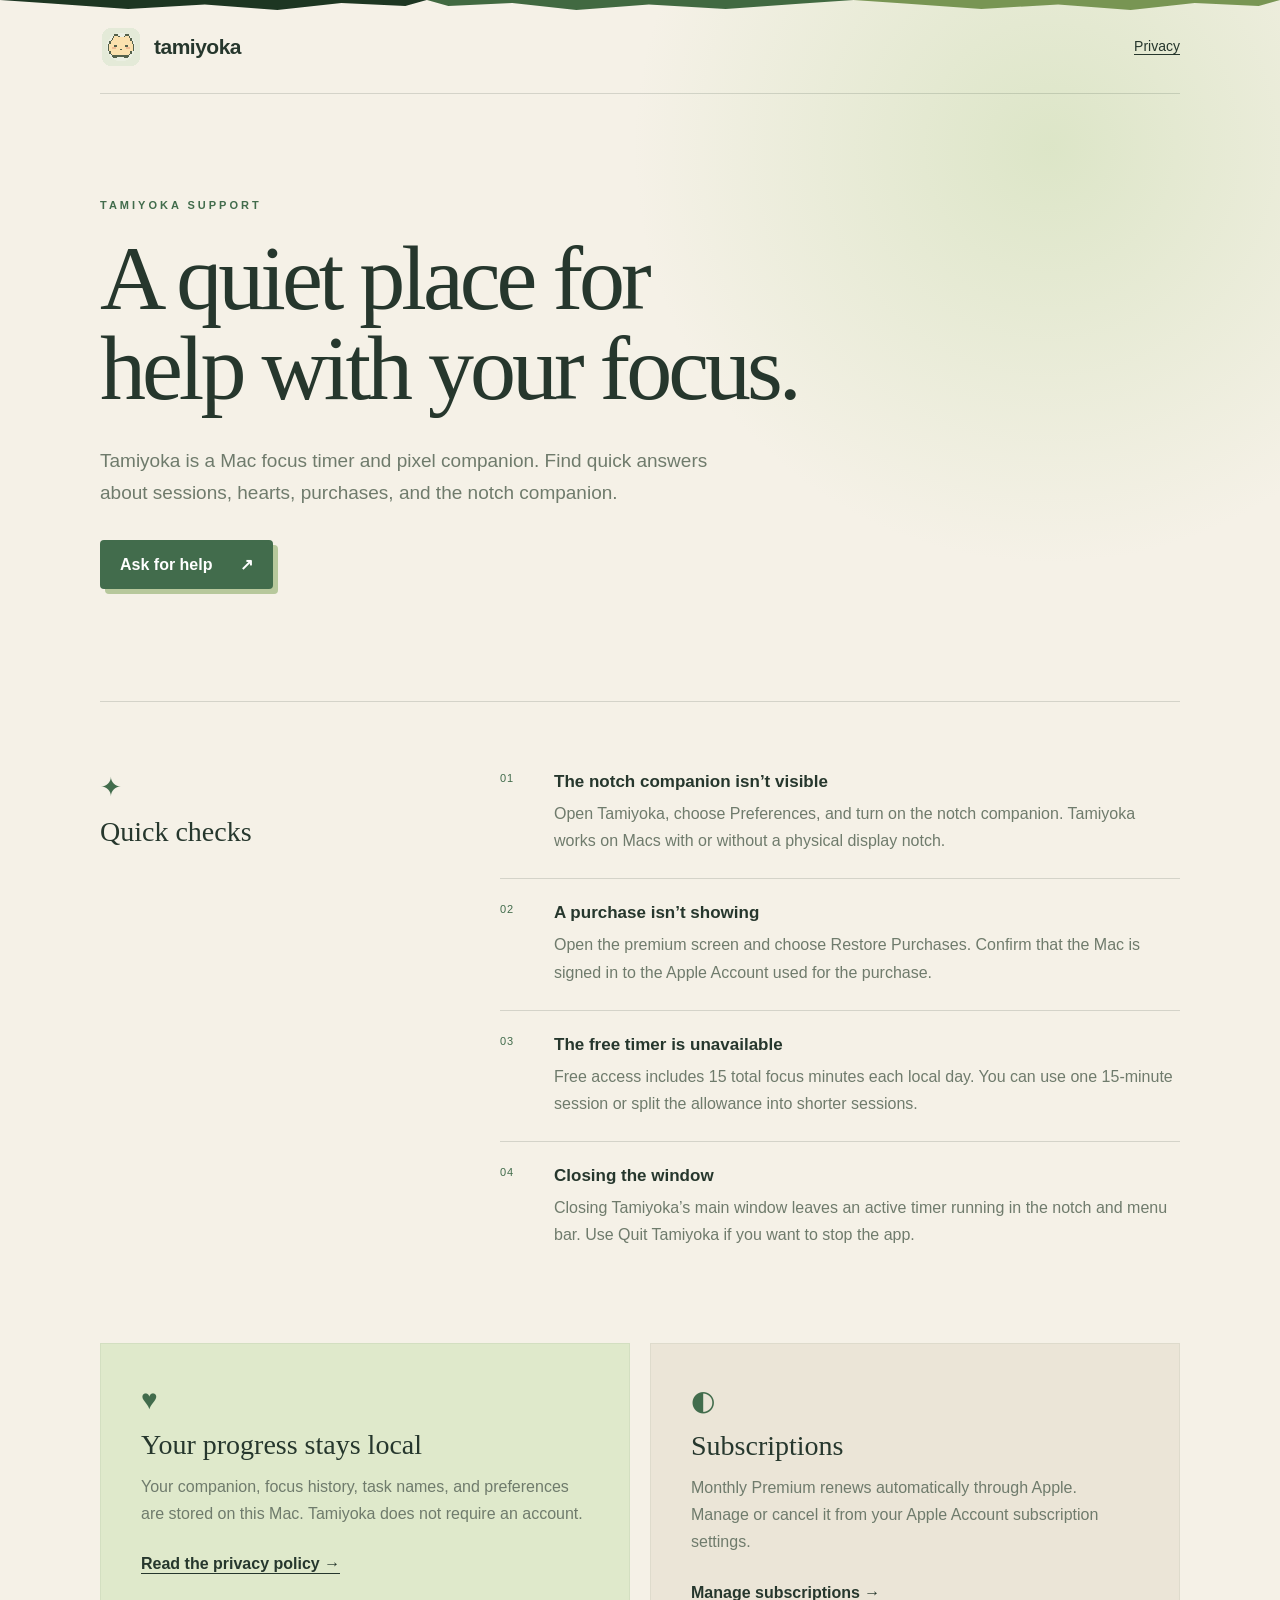
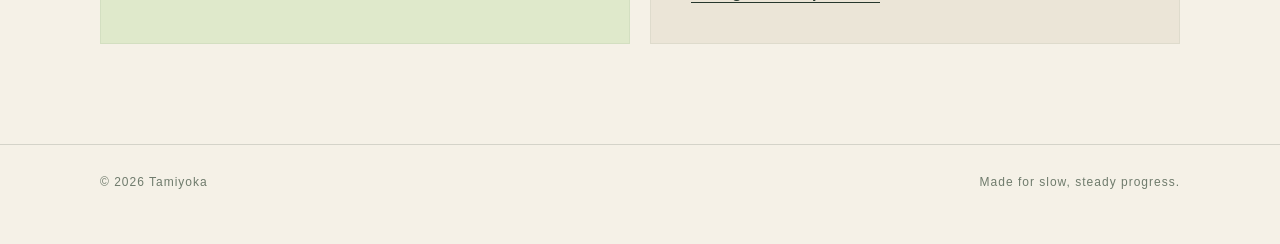
<file: index.html>
<!doctype html>
<html lang="en">
<head>
  <meta charset="utf-8">
  <meta name="viewport" content="width=device-width, initial-scale=1">
  <meta name="description" content="Support for Tamiyoka, your little focus friend for Mac.">
  <title>Tamiyoka Support</title>
  <link rel="icon" href="icon.png">
  <link rel="stylesheet" href="styles.css">
</head>
<body>
  <div class="canopy" aria-hidden="true"><span></span><span></span><span></span></div>
  <main>
    <nav>
      <a class="brand" href="./"><img src="icon.png" alt=""><span>tamiyoka</span></a>
      <a href="privacy.html">Privacy</a>
    </nav>

    <header>
      <div class="eyebrow">TAMIYOKA SUPPORT</div>
      <h1>A quiet place for<br>help with your focus.</h1>
      <p>Tamiyoka is a Mac focus timer and pixel companion. Find quick answers about sessions, hearts, purchases, and the notch companion.</p>
      <a class="button" href="https://github.com/timjohn2002/tamiyoka-support/issues/new?template=support.yml">Ask for help <span aria-hidden="true">↗</span></a>
    </header>

    <section class="quick" aria-labelledby="quick-title">
      <div><div class="spark">✦</div><h2 id="quick-title">Quick checks</h2></div>
      <ol>
        <li><span>01</span><div><h3>The notch companion isn’t visible</h3><p>Open Tamiyoka, choose Preferences, and turn on the notch companion. Tamiyoka works on Macs with or without a physical display notch.</p></div></li>
        <li><span>02</span><div><h3>A purchase isn’t showing</h3><p>Open the premium screen and choose Restore Purchases. Confirm that the Mac is signed in to the Apple Account used for the purchase.</p></div></li>
        <li><span>03</span><div><h3>The free timer is unavailable</h3><p>Free access includes 15 total focus minutes each local day. You can use one 15-minute session or split the allowance into shorter sessions.</p></div></li>
        <li><span>04</span><div><h3>Closing the window</h3><p>Closing Tamiyoka’s main window leaves an active timer running in the notch and menu bar. Use Quit Tamiyoka if you want to stop the app.</p></div></li>
      </ol>
    </section>

    <section class="details">
      <article><span class="pixel-heart" aria-hidden="true">♥</span><h2>Your progress stays local</h2><p>Your companion, focus history, task names, and preferences are stored on this Mac. Tamiyoka does not require an account.</p><a href="privacy.html">Read the privacy policy →</a></article>
      <article><span class="pixel-moon" aria-hidden="true">◐</span><h2>Subscriptions</h2><p>Monthly Premium renews automatically through Apple. Manage or cancel it from your Apple Account subscription settings.</p><a href="https://apps.apple.com/account/subscriptions">Manage subscriptions →</a></article>
    </section>
  </main>
  <footer><span>© 2026 Tamiyoka</span><span>Made for slow, steady progress.</span></footer>
</body>
</html>
</file>
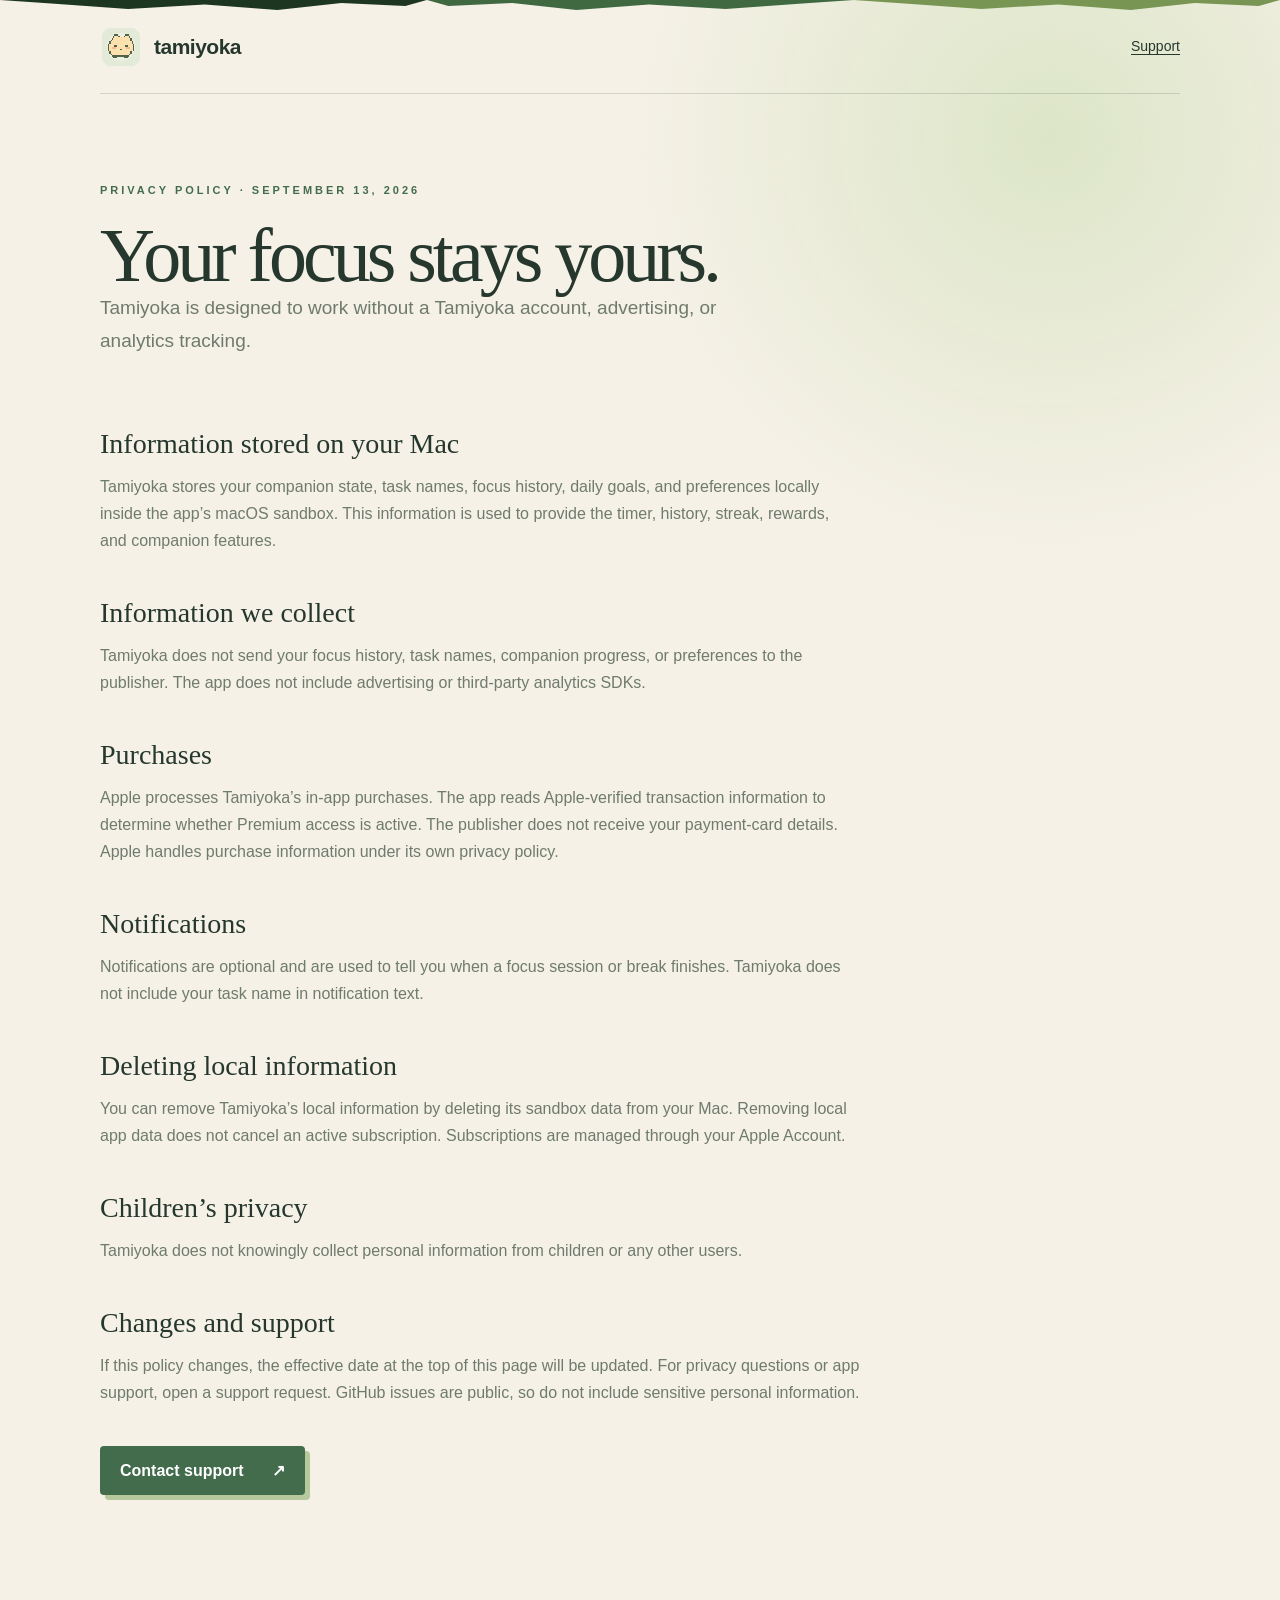
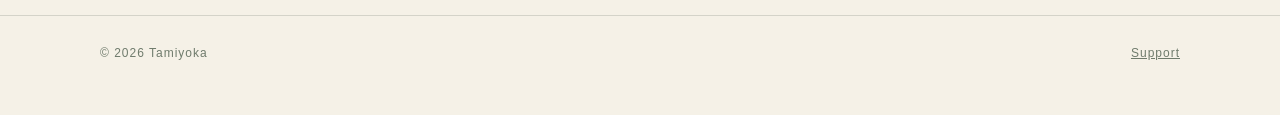
<file: privacy.html>
<!doctype html>
<html lang="en">
<head>
  <meta charset="utf-8">
  <meta name="viewport" content="width=device-width, initial-scale=1">
  <meta name="description" content="Tamiyoka privacy policy.">
  <title>Privacy Policy · Tamiyoka</title>
  <link rel="icon" href="icon.png">
  <link rel="stylesheet" href="styles.css">
</head>
<body>
  <div class="canopy" aria-hidden="true"><span></span><span></span><span></span></div>
  <main>
    <nav>
      <a class="brand" href="./"><img src="icon.png" alt=""><span>tamiyoka</span></a>
      <a href="./">Support</a>
    </nav>
    <article class="policy">
      <div class="eyebrow">PRIVACY POLICY · SEPTEMBER 13, 2026</div>
      <h1>Your focus stays yours.</h1>
      <p class="lede">Tamiyoka is designed to work without a Tamiyoka account, advertising, or analytics tracking.</p>

      <h2>Information stored on your Mac</h2>
      <p>Tamiyoka stores your companion state, task names, focus history, daily goals, and preferences locally inside the app’s macOS sandbox. This information is used to provide the timer, history, streak, rewards, and companion features.</p>

      <h2>Information we collect</h2>
      <p>Tamiyoka does not send your focus history, task names, companion progress, or preferences to the publisher. The app does not include advertising or third-party analytics SDKs.</p>

      <h2>Purchases</h2>
      <p>Apple processes Tamiyoka’s in-app purchases. The app reads Apple-verified transaction information to determine whether Premium access is active. The publisher does not receive your payment-card details. Apple handles purchase information under its own privacy policy.</p>

      <h2>Notifications</h2>
      <p>Notifications are optional and are used to tell you when a focus session or break finishes. Tamiyoka does not include your task name in notification text.</p>

      <h2>Deleting local information</h2>
      <p>You can remove Tamiyoka’s local information by deleting its sandbox data from your Mac. Removing local app data does not cancel an active subscription. Subscriptions are managed through your Apple Account.</p>

      <h2>Children’s privacy</h2>
      <p>Tamiyoka does not knowingly collect personal information from children or any other users.</p>

      <h2>Changes and support</h2>
      <p>If this policy changes, the effective date at the top of this page will be updated. For privacy questions or app support, open a support request. GitHub issues are public, so do not include sensitive personal information.</p>
      <a class="button" href="https://github.com/timjohn2002/tamiyoka-support/issues/new?template=support.yml">Contact support <span aria-hidden="true">↗</span></a>
    </article>
  </main>
  <footer><span>© 2026 Tamiyoka</span><span><a href="./">Support</a></span></footer>
</body>
</html>
</file>
<file: styles.css>
:root {
  --ink: #26372d;
  --muted: #6f7b6c;
  --paper: #f5f1e7;
  --sage: #dfe9cb;
  --leaf: #426c4c;
  --line: rgba(38, 55, 45, .16);
}
* { box-sizing: border-box; }
html { background: var(--paper); color: var(--ink); }
body { margin: 0; min-height: 100vh; font-family: Avenir Next, Avenir, ui-rounded, sans-serif; background: radial-gradient(circle at 82% 8%, rgba(196, 218, 168, .5), transparent 26rem), var(--paper); }
a { color: inherit; }
.canopy { position: fixed; inset: 0 0 auto; height: 10px; display: flex; z-index: 2; }
.canopy span { flex: 1; background: #1d3622; clip-path: polygon(0 0,100% 0,95% 60%,80% 30%,65% 100%,48% 45%,30% 90%,12% 35%); }
.canopy span:nth-child(2) { background:#416941; transform: scaleX(-1); }
.canopy span:nth-child(3) { background:#789553; }
main { width: min(1080px, calc(100% - 40px)); margin: auto; }
nav { height: 94px; display:flex; align-items:center; justify-content:space-between; border-bottom:1px solid var(--line); }
nav > a:not(.brand) { font-size: 14px; text-decoration:none; border-bottom:1px solid var(--ink); }
.brand { display:flex; gap:12px; align-items:center; text-decoration:none; font-size:21px; font-weight:700; letter-spacing:-.5px; }
.brand img { width:42px; height:42px; image-rendering:pixelated; border-radius:11px; }
header { padding: 105px 0 112px; max-width: 820px; }
.eyebrow { font-size:11px; font-weight:700; letter-spacing:3px; color:var(--leaf); margin-bottom:22px; }
h1 { margin:0; font: 500 clamp(50px, 8vw, 92px)/.98 Georgia, serif; letter-spacing:-4px; }
header p, .lede { max-width:640px; font-size:19px; line-height:1.65; color:var(--muted); margin:32px 0; }
.button { display:inline-flex; gap:28px; align-items:center; background:var(--leaf); color:white; padding:15px 20px; border-radius:4px; text-decoration:none; font-weight:650; box-shadow:5px 5px 0 #b7c89c; transition:transform .16s, box-shadow .16s; }
.button:hover { transform:translate(3px,3px); box-shadow:2px 2px 0 #b7c89c; }
.quick { display:grid; grid-template-columns:1fr 2fr; gap:60px; padding:70px 0; border-top:1px solid var(--line); }
.quick h2, .details h2, .policy h2 { font:500 28px/1.2 Georgia,serif; margin:12px 0; }
.spark { font-size:26px; color:var(--leaf); }
ol { list-style:none; padding:0; margin:0; }
li { display:grid; grid-template-columns:54px 1fr; border-top:1px solid var(--line); padding:24px 0; }
li:first-child { border-top:0; padding-top:0; }
li > span { color:var(--leaf); font-size:11px; letter-spacing:1px; }
h3 { margin:0 0 8px; font-size:17px; }
li p, .details p, .policy p { color:var(--muted); line-height:1.7; margin:0; }
.details { display:grid; grid-template-columns:1fr 1fr; gap:20px; padding:0 0 100px; }
.details article { background:var(--sage); padding:40px; min-height:290px; border:1px solid rgba(66,108,76,.08); }
.details article:last-child { background:#ebe5d7; }
.details a { display:inline-block; margin-top:28px; text-decoration:none; border-bottom:1px solid; font-weight:600; }
.pixel-heart,.pixel-moon { display:block; font-size:28px; color:var(--leaf); }
footer { border-top:1px solid var(--line); min-height:100px; padding:30px max(20px,calc((100vw - 1080px)/2)); display:flex; justify-content:space-between; color:var(--muted); font-size:12px; letter-spacing:1px; }
.policy { width:min(760px,100%); padding:90px 0 120px; }
.policy h1 { font-size:clamp(46px,7vw,76px); }
.policy .lede { margin-bottom:70px; }
.policy h2 { margin-top:42px; }
.policy .button { margin-top:40px; }
@media (max-width:700px) {
  h1 { letter-spacing:-2px; }
  header { padding:70px 0 80px; }
  .quick { grid-template-columns:1fr; gap:30px; }
  .details { grid-template-columns:1fr; }
  footer { flex-direction:column; gap:12px; }
}
@media (prefers-reduced-motion:reduce) { * { scroll-behavior:auto!important; transition:none!important; } }
</file>
